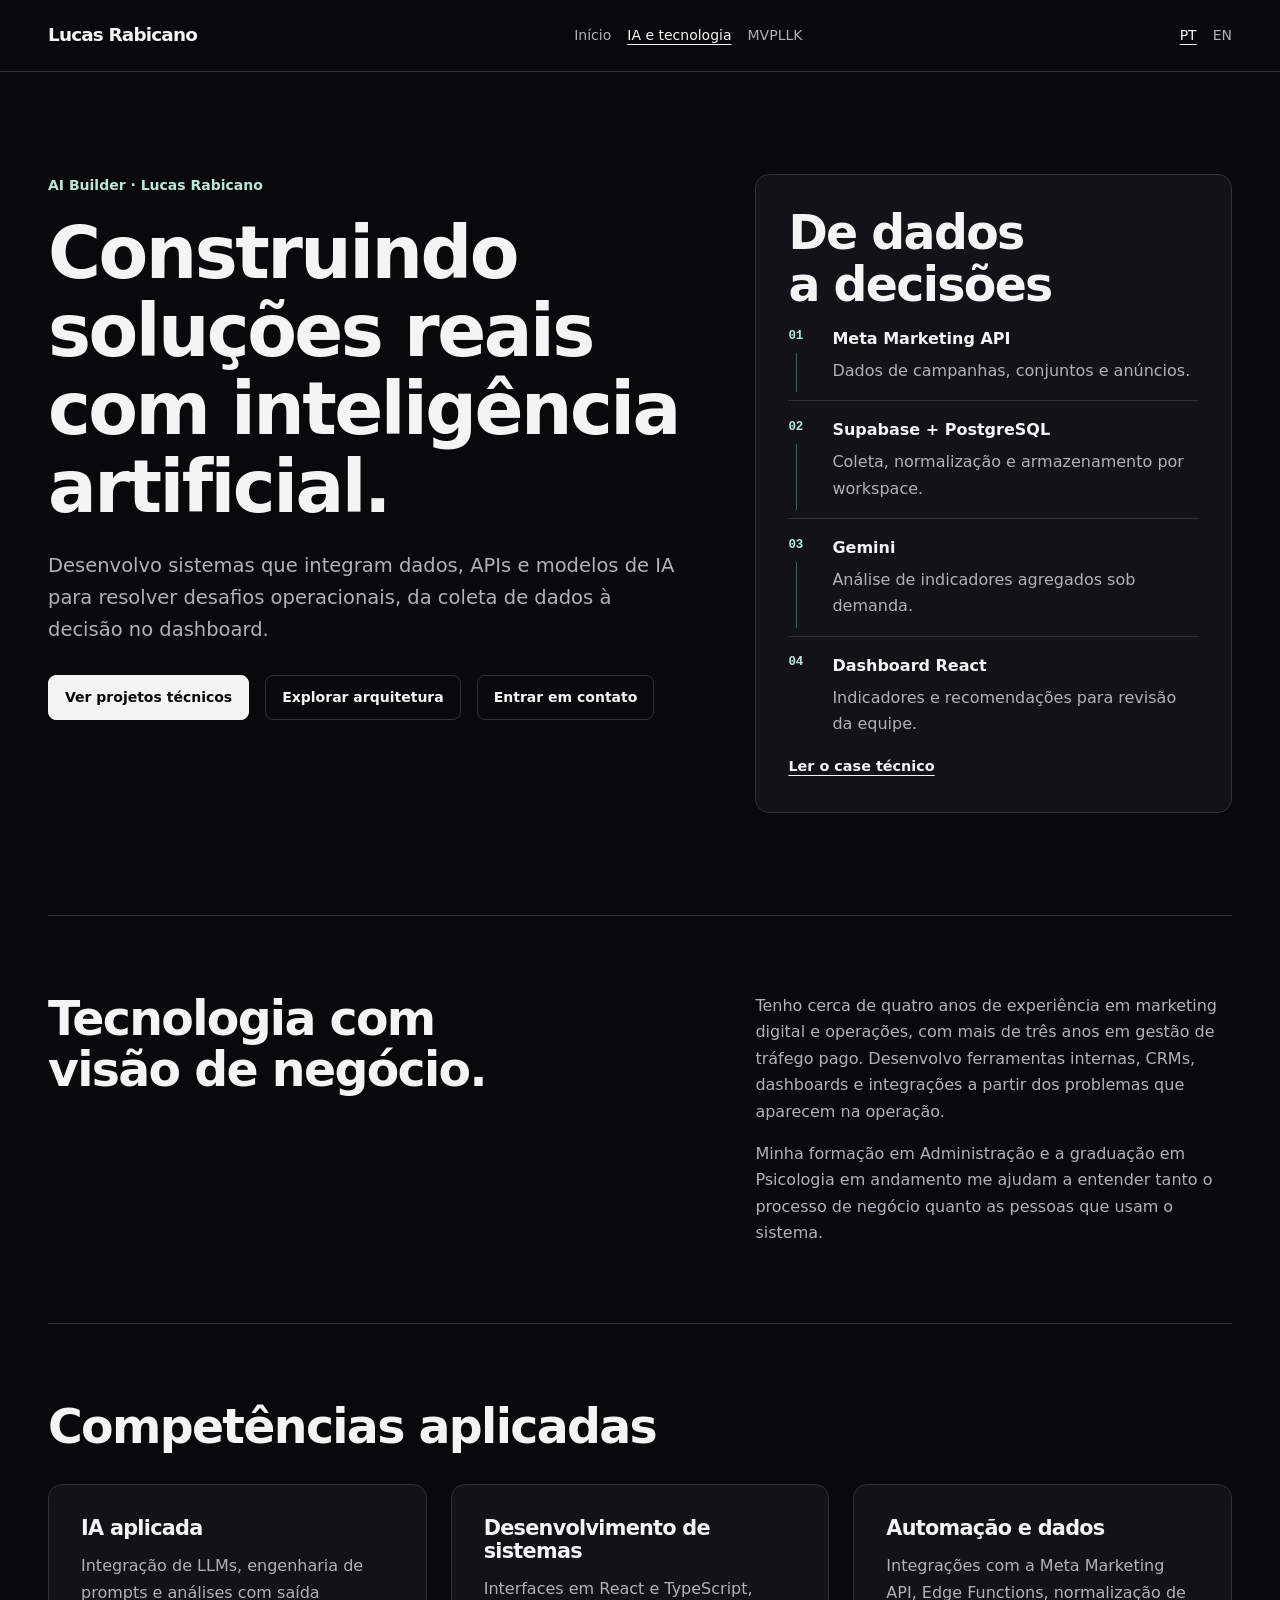
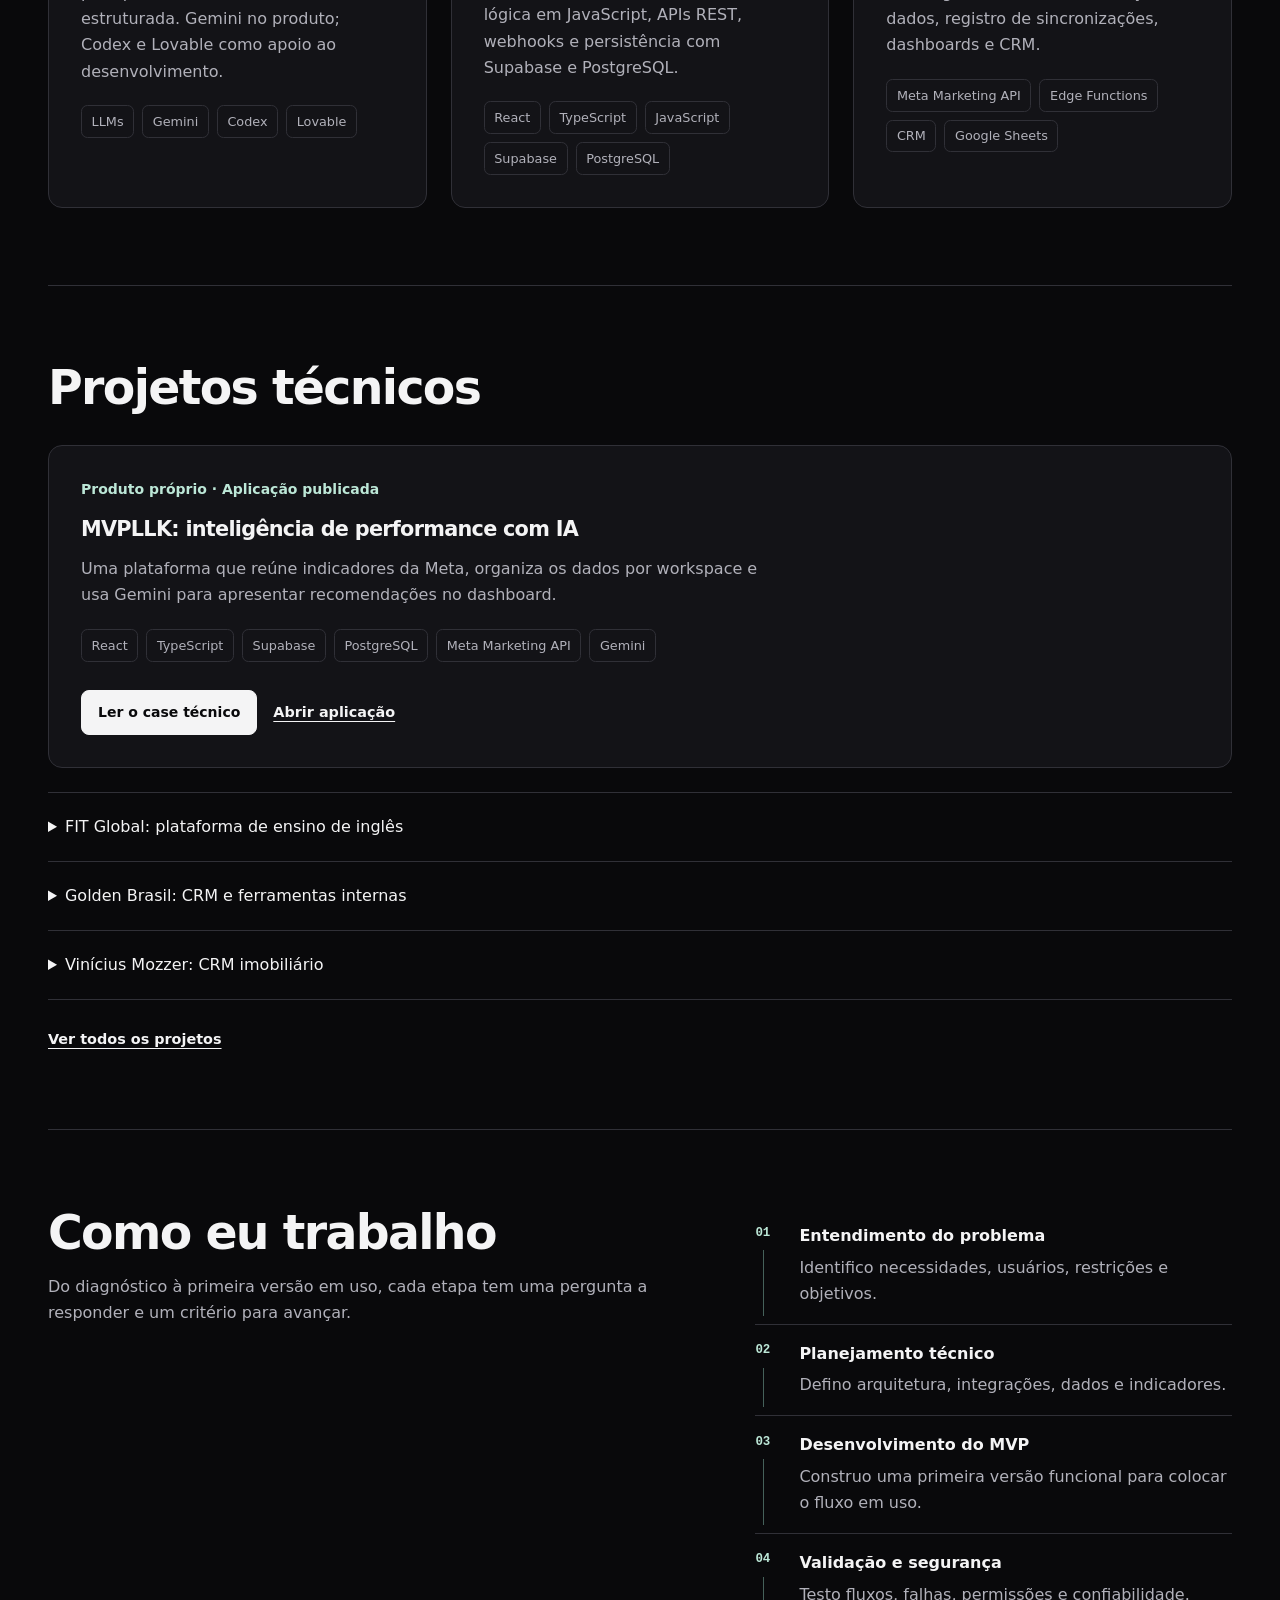
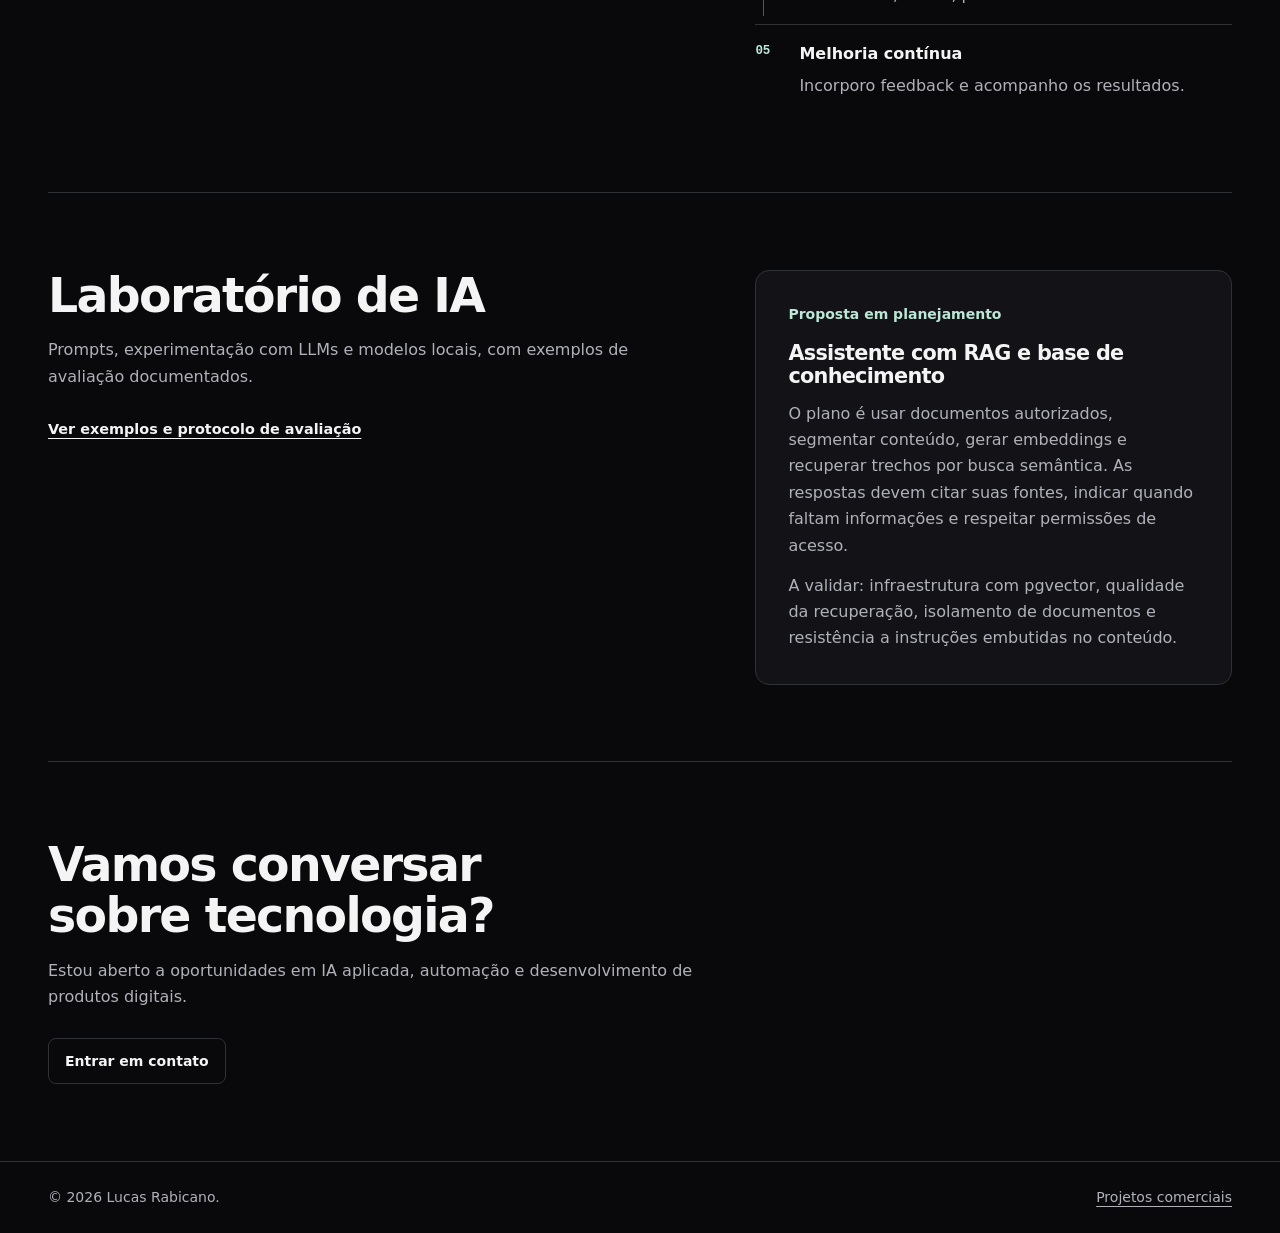
<file: ia/index.html>
<!doctype html>
<html lang="pt-BR">
<head>
    <meta charset="utf-8">
    <meta name="viewport" content="width=device-width, initial-scale=1">
    <title>Lucas Rabicano | AI Builder, IA Aplicada e Desenvolvimento de Sistemas</title>
    <meta name="description" content="Conheça a atuação de Lucas Rabicano em IA aplicada, desenvolvimento de sistemas, automações e integrações, com o case técnico MVPLLK.">
    <meta name="theme-color" content="#09090b">
    <link rel="canonical" href="https://lucasluk.vercel.app/ia">
    <link rel="icon" href="/favicon.svg" type="image/svg+xml">
    <link rel="stylesheet" href="/technical.css">
    <meta property="og:type" content="website">
    <meta property="og:locale" content="pt_BR">
    <meta property="og:title" content="Lucas Rabicano | AI Builder, IA Aplicada e Desenvolvimento de Sistemas">
    <meta property="og:description" content="Conheça a atuação de Lucas Rabicano em IA aplicada, desenvolvimento de sistemas, automações e integrações, com o case técnico MVPLLK.">
    <meta property="og:url" content="https://lucasluk.vercel.app/ia">
    <meta property="og:image" content="https://lucasluk.vercel.app/og-preview.png">
    <meta name="twitter:card" content="summary_large_image">
    <meta name="twitter:title" content="Lucas Rabicano | AI Builder, IA Aplicada e Desenvolvimento de Sistemas">
    <meta name="twitter:description" content="Conheça a atuação de Lucas Rabicano em IA aplicada, desenvolvimento de sistemas, automações e integrações, com o case técnico MVPLLK.">
    <meta name="twitter:image" content="https://lucasluk.vercel.app/og-preview.png">
    <script type="application/ld+json">{"@context":"https://schema.org","@type":"WebPage","url":"https://lucasluk.vercel.app/ia","name":"Lucas Rabicano | AI Builder, IA Aplicada e Desenvolvimento de Sistemas","description":"Conheça a atuação de Lucas Rabicano em IA aplicada, desenvolvimento de sistemas, automações e integrações, com o case técnico MVPLLK.","inLanguage":"pt-BR","author":{"@type":"Person","name":"Lucas Rabicano","url":"https://lucasluk.vercel.app/"}}</script>
    <script src="/languages.js" defer></script>
    <script src="/site.js" defer></script>
</head>
<body class="technical">
    <a class="skip" href="#conteudo">Pular para o conteúdo</a>
    <header>
        <div class="wrap topbar">
            <a class="brand" href="/" data-localized>Lucas Rabicano</a>
            <nav aria-label="Navegação principal">
                <a href="/" data-localized>Início</a>
                <a href="/ia" data-localized aria-current="page">IA e tecnologia</a>
                <a href="/projetos/mvpllk" data-localized>MVPLLK</a>
            </nav>
            <nav aria-label="Idioma">
                <a href="?lang=pt" lang="pt-BR" data-language="pt">PT</a>
                <a href="?lang=en" lang="en" data-language="en">EN</a>
            </nav>
        </div>
    </header>
    <main id="conteudo" tabindex="-1">
        <section class="wrap hero-tech split" aria-labelledby="ia-title">
            <div>
                <div class="role">AI Builder · Lucas Rabicano</div>
                <h1 id="ia-title">Construindo soluções reais com inteligência artificial.</h1>
                <p class="lead">Desenvolvo sistemas que integram dados, APIs e modelos de IA para resolver desafios operacionais, da coleta de dados à decisão no dashboard.</p>
                <div class="actions">
                    <a class="button primary" href="#projetos-tecnicos">Ver projetos técnicos</a>
                    <a class="button" href="/projetos/mvpllk#arquitetura" data-localized>Explorar arquitetura</a>
                    <a class="button" href="https://wa.me/5547997831930?text=Ol%C3%A1%2C%20Lucas%21%20Vi%20seu%20portf%C3%B3lio%20e%20quero%20conversar%20sobre%20um%20projeto.">Entrar em contato</a>
                </div>
            </div>
            <div class="panel">
                <h2>De dados a decisões</h2>
                <ol class="flow">
                    <li><strong>Meta Marketing API</strong><p>Dados de campanhas, conjuntos e anúncios.</p></li>
                    <li><strong>Supabase + PostgreSQL</strong><p>Coleta, normalização e armazenamento por workspace.</p></li>
                    <li><strong>Gemini</strong><p>Análise de indicadores agregados sob demanda.</p></li>
                    <li><strong>Dashboard React</strong><p>Indicadores e recomendações para revisão da equipe.</p></li>
                </ol>
                <a class="text-link" href="/projetos/mvpllk" data-localized>Ler o case técnico</a>
            </div>
        </section>
        <section id="trajetoria" class="wrap band split" aria-labelledby="trajectory-title">
            <h2 id="trajectory-title">Tecnologia com visão de negócio.</h2>
            <div>
                <p>Tenho cerca de quatro anos de experiência em marketing digital e operações, com mais de três anos em gestão de tráfego pago. Desenvolvo ferramentas internas, CRMs, dashboards e integrações a partir dos problemas que aparecem na operação.</p>
                <p>Minha formação em Administração e a graduação em Psicologia em andamento me ajudam a entender tanto o processo de negócio quanto as pessoas que usam o sistema.</p>
            </div>
        </section>
        <section id="competencias" class="wrap band" aria-labelledby="skills-title">
            <h2 id="skills-title">Competências aplicadas</h2>
            <div class="stack cols">
                <div class="panel"><h3>IA aplicada</h3><p>Integração de LLMs, engenharia de prompts e análises com saída estruturada. Gemini no produto; Codex e Lovable como apoio ao desenvolvimento.</p><ul class="tags"><li>LLMs</li><li>Gemini</li><li>Codex</li><li>Lovable</li></ul></div>
                <div class="panel"><h3>Desenvolvimento de sistemas</h3><p>Interfaces em React e TypeScript, lógica em JavaScript, APIs REST, webhooks e persistência com Supabase e PostgreSQL.</p><ul class="tags"><li>React</li><li>TypeScript</li><li>JavaScript</li><li>Supabase</li><li>PostgreSQL</li></ul></div>
                <div class="panel"><h3>Automação e dados</h3><p>Integrações com a Meta Marketing API, Edge Functions, normalização de dados, registro de sincronizações, dashboards e CRM.</p><ul class="tags"><li>Meta Marketing API</li><li>Edge Functions</li><li>CRM</li><li>Google Sheets</li></ul></div>
            </div>
        </section>
        <section id="projetos-tecnicos" class="wrap band" aria-labelledby="technical-projects-title">
            <h2 id="technical-projects-title">Projetos técnicos</h2>
            <article class="panel stack">
                <div><div class="role">Produto próprio · Aplicação publicada</div><h3>MVPLLK: inteligência de performance com IA</h3>
                <p>Uma plataforma que reúne indicadores da Meta, organiza os dados por workspace e usa Gemini para apresentar recomendações no dashboard.</p>
                <ul class="tags"><li>React</li><li>TypeScript</li><li>Supabase</li><li>PostgreSQL</li><li>Meta Marketing API</li><li>Gemini</li></ul>
                <div class="actions"><a class="button primary" href="/projetos/mvpllk" data-localized>Ler o case técnico</a><a class="text-link" href="https://mvpllk.vercel.app/">Abrir aplicação</a></div></div>
            </article>
            <div class="project-list">
                <details>
                    <summary>FIT Global: plataforma de ensino de inglês</summary>
                    <p>O perfil de aprendizado preenchido pelo aluno orienta a geração de aulas. O mentor revisa o material antes de publicar, e o backend registra respostas e progresso.</p>
                    <a class="text-link" href="/projetos/fit-global" data-localized>Ler o case da FIT Global</a>
                </details>
                <details>
                    <summary>Golden Brasil: CRM e ferramentas internas</summary>
                    <p>Projeto de cliente. Atuei no desenvolvimento e aprimoramento do CRM interno, dos painéis e de ferramentas de apoio à operação comercial, além do site institucional. O case público mostra o site; as ferramentas internas são de acesso restrito.</p>
                    <a class="text-link" href="/#golden-brasil" data-localized>Ver o projeto Golden Brasil</a>
                </details>
                <details>
                    <summary>Vinícius Mozzer: CRM imobiliário</summary>
                    <p>Projeto de cliente para centralizar leads, visitas, propostas e comissões. A interface pública é a entrada do CRM; os dados e rotinas internas ficam restritos à operação.</p>
                    <a class="text-link" href="/#vini-imoveis-crm" data-localized>Ver o projeto Vini Imóveis CRM</a>
                </details>
            </div>
            <div class="actions"><a class="text-link" href="/#projetos" data-localized>Ver todos os projetos</a></div>
        </section>
        <section id="metodo" class="wrap band split" aria-labelledby="method-title">
            <div><h2 id="method-title">Como eu trabalho</h2><p>Do diagnóstico à primeira versão em uso, cada etapa tem uma pergunta a responder e um critério para avançar.</p></div>
            <ol class="flow"><li><strong>Entendimento do problema</strong><p>Identifico necessidades, usuários, restrições e objetivos.</p></li>
                <li><strong>Planejamento técnico</strong><p>Defino arquitetura, integrações, dados e indicadores.</p></li>
                <li><strong>Desenvolvimento do MVP</strong><p>Construo uma primeira versão funcional para colocar o fluxo em uso.</p></li>
                <li><strong>Validação e segurança</strong><p>Testo fluxos, falhas, permissões e confiabilidade.</p></li>
                <li><strong>Melhoria contínua</strong><p>Incorporo feedback e acompanho os resultados.</p></li></ol>
        </section>
        <section id="laboratorio" class="wrap band split" aria-labelledby="lab-title">
            <div><h2 id="lab-title">Laboratório de IA</h2><p>Prompts, experimentação com LLMs e modelos locais, com exemplos de avaliação documentados.</p><div class="actions"><a class="text-link" href="/#experimentos-llm" data-localized>Ver exemplos e protocolo de avaliação</a></div></div>
            <article class="panel">
                <div class="role">Proposta em planejamento</div>
                <h3>Assistente com RAG e base de conhecimento</h3>
                <p>O plano é usar documentos autorizados, segmentar conteúdo, gerar embeddings e recuperar trechos por busca semântica. As respostas devem citar suas fontes, indicar quando faltam informações e respeitar permissões de acesso.</p>
                <p>A validar: infraestrutura com pgvector, qualidade da recuperação, isolamento de documentos e resistência a instruções embutidas no conteúdo.</p>
            </article>
        </section>
        <section id="contato" class="wrap band" aria-labelledby="contact-title">
            <h2 id="contact-title">Vamos conversar sobre tecnologia?</h2>
            <p>Estou aberto a oportunidades em IA aplicada, automação e desenvolvimento de produtos digitais.</p>
            <div class="actions"><a class="button" href="https://wa.me/5547997831930?text=Ol%C3%A1%2C%20Lucas%21%20Vi%20seu%20portf%C3%B3lio%20e%20quero%20conversar%20sobre%20um%20projeto.">Entrar em contato</a></div>
        </section>
    </main>
    <footer>
        <div class="wrap footbar">
            <span>© <span data-year>2026</span> Lucas Rabicano.</span>
            <a href="/#projetos" data-localized>Projetos comerciais</a>
        </div>
    </footer>
</body>
</html>
</file>
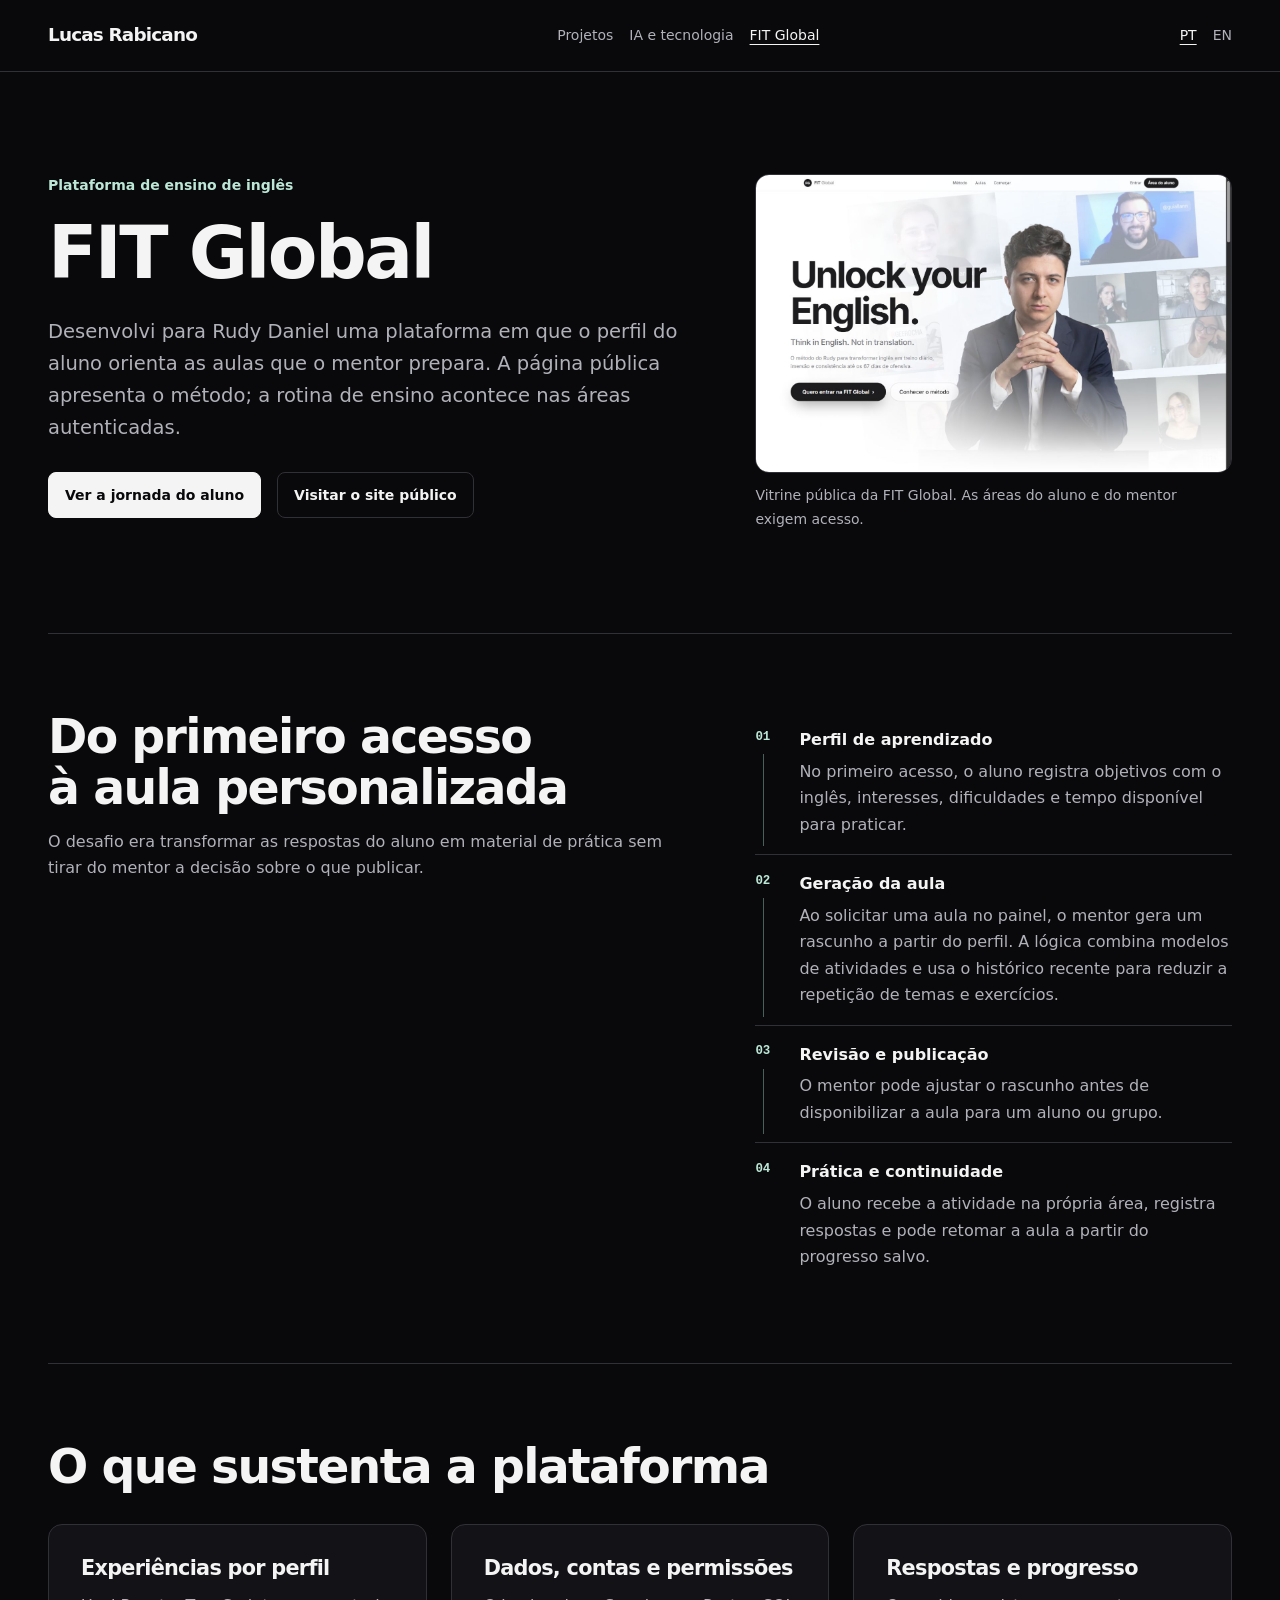
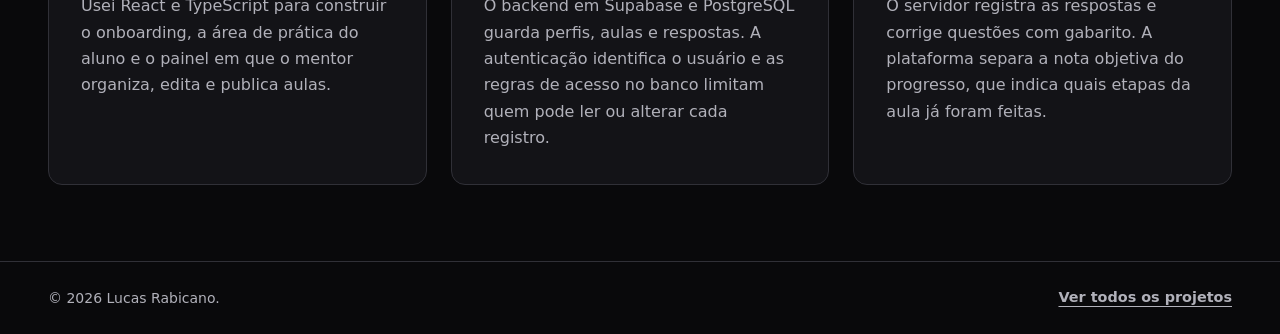
<file: projetos/fit-global/index.html>
<!doctype html>
<html lang="pt-BR">
<head>
    <meta charset="utf-8">
    <meta name="viewport" content="width=device-width, initial-scale=1">
    <title>FIT Global | Case de plataforma de ensino de inglês</title>
    <meta name="description" content="Case de Lucas Rabicano sobre a FIT Global: onboarding de alunos, geração de aulas personalizadas, painel do mentor e backend da plataforma.">
    <meta name="theme-color" content="#09090b">
    <link rel="canonical" href="https://lucasluk.vercel.app/projetos/fit-global">
    <link rel="icon" href="/favicon.svg" type="image/svg+xml">
    <link rel="stylesheet" href="/technical.css">
    <meta property="og:type" content="website">
    <meta property="og:locale" content="pt_BR">
    <meta property="og:title" content="FIT Global | Case de plataforma de ensino de inglês">
    <meta property="og:description" content="Case de Lucas Rabicano sobre a FIT Global: onboarding de alunos, geração de aulas personalizadas, painel do mentor e backend da plataforma.">
    <meta property="og:url" content="https://lucasluk.vercel.app/projetos/fit-global">
    <meta property="og:image" content="https://lucasluk.vercel.app/og-preview.png">
    <meta name="twitter:card" content="summary_large_image">
    <script src="/languages.js" defer></script>
    <script src="/site.js" defer></script>
</head>
<body class="technical">
    <a class="skip" href="#conteudo">Pular para o conteúdo</a>
    <header>
        <div class="wrap topbar">
            <a class="brand" href="/" data-localized>Lucas Rabicano</a>
            <nav aria-label="Navegação principal">
                <a href="/#projetos" data-localized>Projetos</a>
                <a href="/ia" data-localized>IA e tecnologia</a>
                <a href="/projetos/fit-global" aria-current="page" data-localized>FIT Global</a>
            </nav>
            <nav aria-label="Idioma">
                <a href="?lang=pt" lang="pt-BR" data-language="pt">PT</a>
                <a href="?lang=en" lang="en" data-language="en">EN</a>
            </nav>
        </div>
    </header>
    <main id="conteudo" tabindex="-1">
        <section class="wrap hero-tech split" aria-labelledby="fit-title">
            <div>
                <p class="role">Plataforma de ensino de inglês</p>
                <h1 id="fit-title">FIT Global</h1>
                <p class="lead">Desenvolvi para Rudy Daniel uma plataforma em que o perfil do aluno orienta as aulas que o mentor prepara. A página pública apresenta o método; a rotina de ensino acontece nas áreas autenticadas.</p>
                <div class="actions">
                    <a class="button primary" href="#jornada">Ver a jornada do aluno</a>
                    <a class="button" href="https://rudydaniel.com.br/">Visitar o site público</a>
                </div>
            </div>
            <figure>
                <img class="media" src="/portfolio-assets/rudy-daniel-site.png" width="1440" height="900" alt="Página pública da FIT Global, com Rudy Daniel em destaque" decoding="async">
                <figcaption>Vitrine pública da FIT Global. As áreas do aluno e do mentor exigem acesso.</figcaption>
            </figure>
        </section>

        <section id="jornada" class="wrap band split" aria-labelledby="fit-journey-title">
            <div>
                <h2 id="fit-journey-title">Do primeiro acesso à aula personalizada</h2>
                <p>O desafio era transformar as respostas do aluno em material de prática sem tirar do mentor a decisão sobre o que publicar.</p>
            </div>
            <ol class="flow">
                <li><strong>Perfil de aprendizado</strong><p>No primeiro acesso, o aluno registra objetivos com o inglês, interesses, dificuldades e tempo disponível para praticar.</p></li>
                <li><strong>Geração da aula</strong><p>Ao solicitar uma aula no painel, o mentor gera um rascunho a partir do perfil. A lógica combina modelos de atividades e usa o histórico recente para reduzir a repetição de temas e exercícios.</p></li>
                <li><strong>Revisão e publicação</strong><p>O mentor pode ajustar o rascunho antes de disponibilizar a aula para um aluno ou grupo.</p></li>
                <li><strong>Prática e continuidade</strong><p>O aluno recebe a atividade na própria área, registra respostas e pode retomar a aula a partir do progresso salvo.</p></li>
            </ol>
        </section>

        <section id="arquitetura" class="wrap band" aria-labelledby="fit-architecture-title">
            <h2 id="fit-architecture-title">O que sustenta a plataforma</h2>
            <div class="stack cols">
                <article class="panel">
                    <h3>Experiências por perfil</h3>
                    <p>Usei React e TypeScript para construir o onboarding, a área de prática do aluno e o painel em que o mentor organiza, edita e publica aulas.</p>
                </article>
                <article class="panel">
                    <h3>Dados, contas e permissões</h3>
                    <p>O backend em Supabase e PostgreSQL guarda perfis, aulas e respostas. A autenticação identifica o usuário e as regras de acesso no banco limitam quem pode ler ou alterar cada registro.</p>
                </article>
                <article class="panel">
                    <h3>Respostas e progresso</h3>
                    <p>O servidor registra as respostas e corrige questões com gabarito. A plataforma separa a nota objetiva do progresso, que indica quais etapas da aula já foram feitas.</p>
                </article>
            </div>
        </section>
    </main>
    <footer>
        <div class="wrap footbar">
            <span>© <span data-year>2026</span> Lucas Rabicano.</span>
            <a class="text-link" href="/#projetos" data-localized>Ver todos os projetos</a>
        </div>
    </footer>
</body>
</html>
</file>
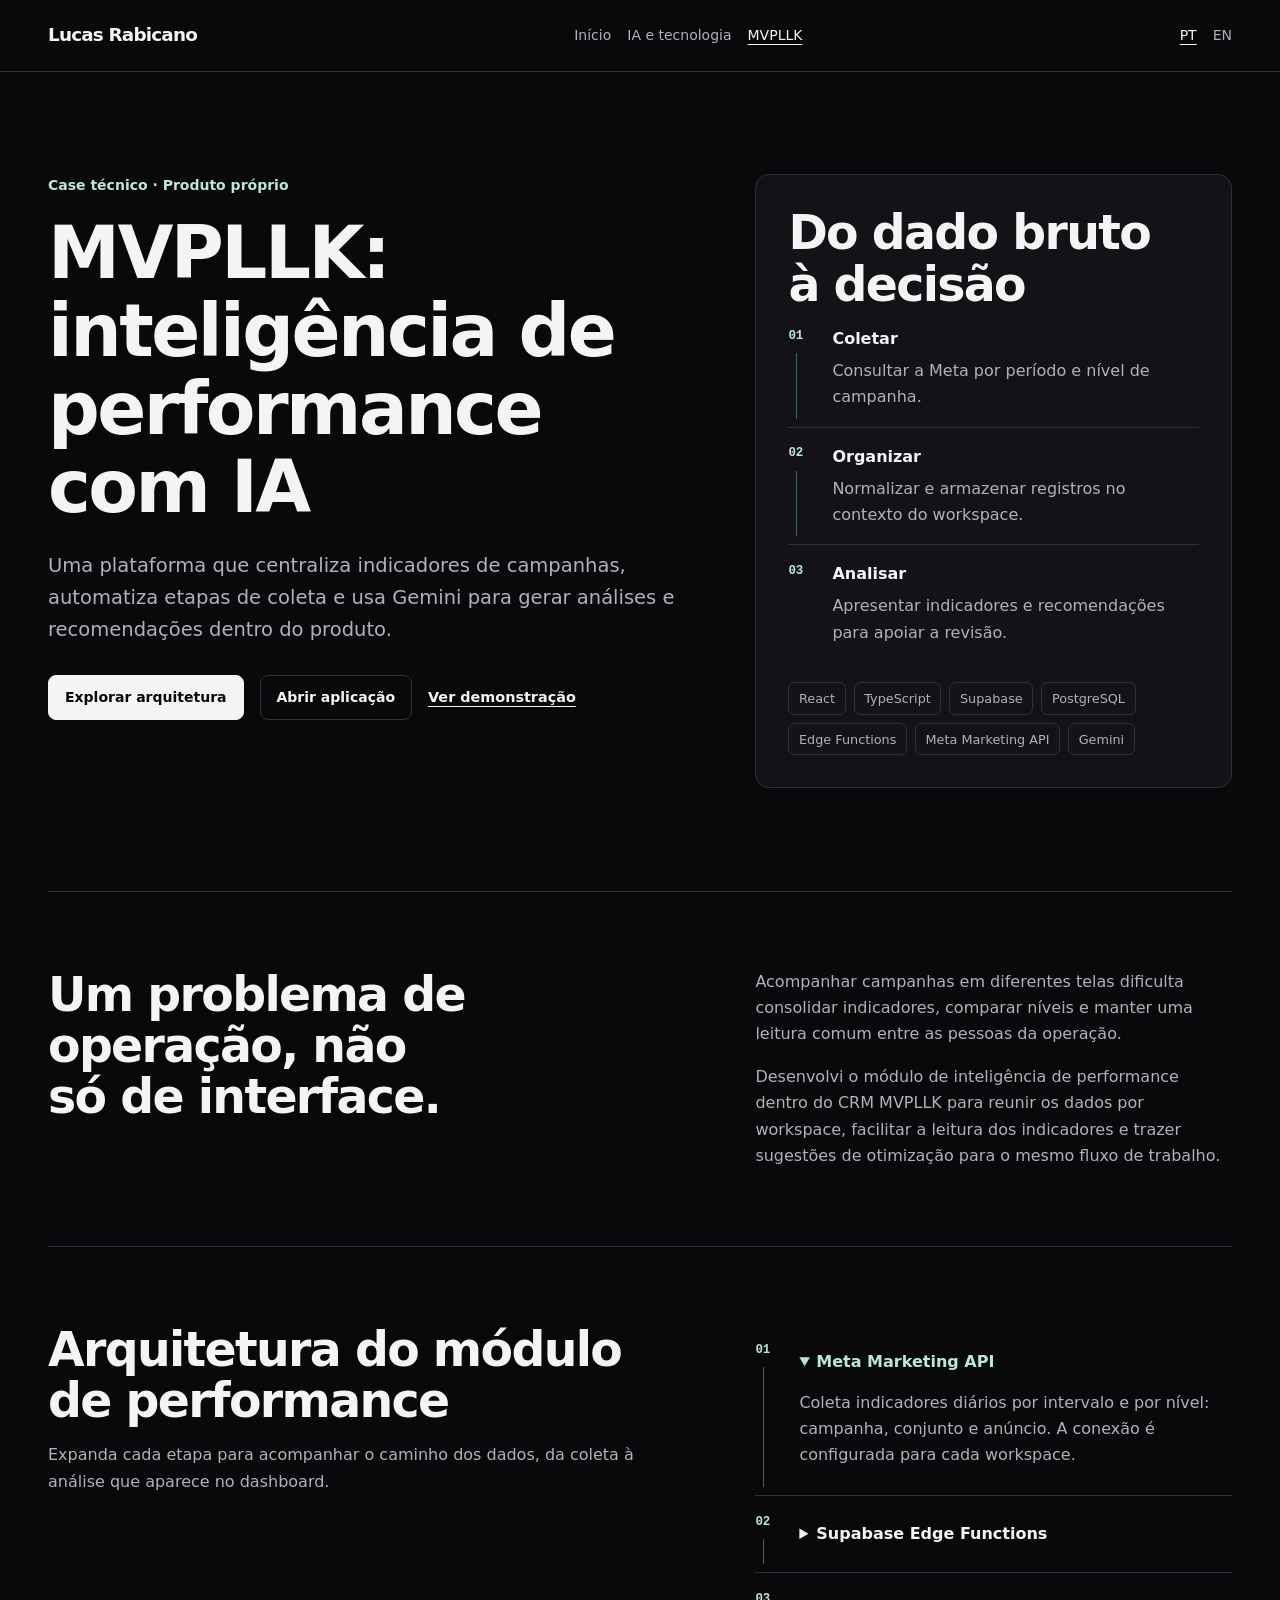
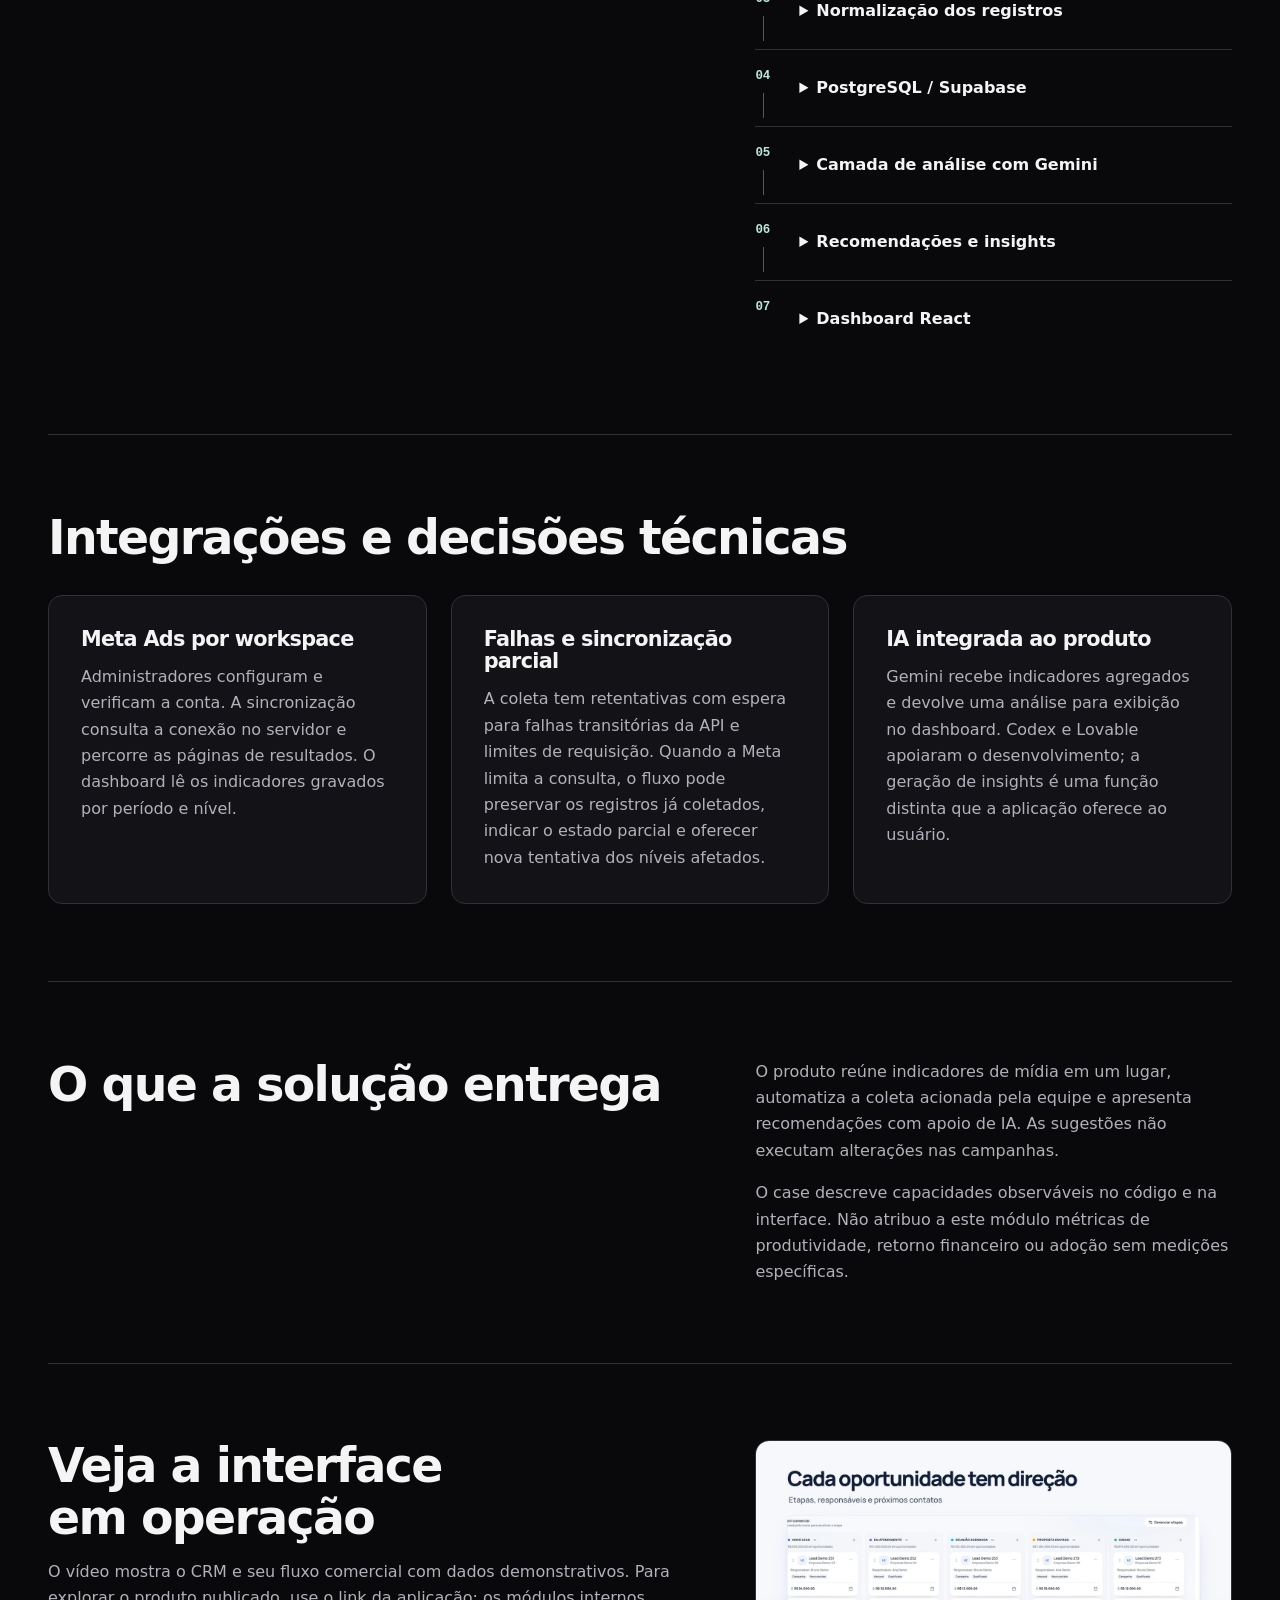
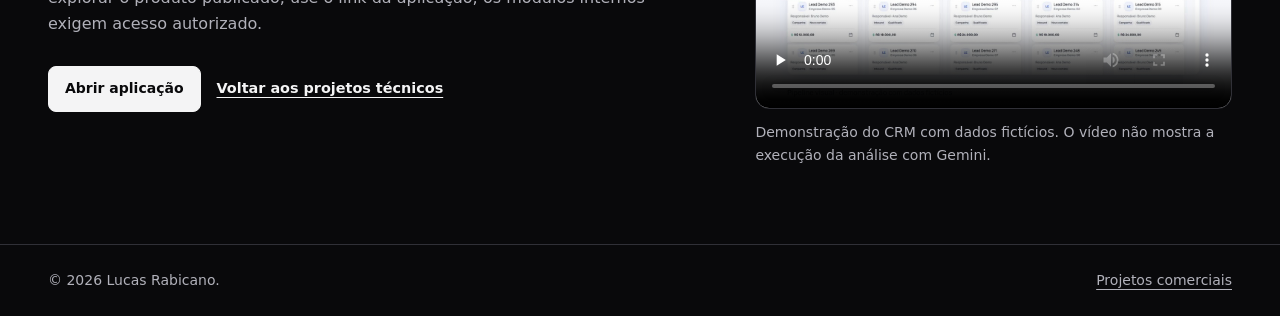
<file: projetos/mvpllk/index.html>
<!doctype html>
<html lang="pt-BR">
<head>
    <meta charset="utf-8">
    <meta name="viewport" content="width=device-width, initial-scale=1">
    <title>MVPLLK | Plataforma de Inteligência de Performance com IA</title>
    <meta name="description" content="Case técnico de Lucas Rabicano sobre coleta de dados da Meta, processamento no Supabase e recomendações com Gemini dentro do dashboard MVPLLK.">
    <meta name="theme-color" content="#09090b">
    <link rel="canonical" href="https://lucasluk.vercel.app/projetos/mvpllk">
    <link rel="icon" href="/favicon.svg" type="image/svg+xml">
    <link rel="stylesheet" href="/technical.css">
    <meta property="og:type" content="website">
    <meta property="og:locale" content="pt_BR">
    <meta property="og:title" content="MVPLLK | Plataforma de Inteligência de Performance com IA">
    <meta property="og:description" content="Case técnico de Lucas Rabicano sobre coleta de dados da Meta, processamento no Supabase e recomendações com Gemini dentro do dashboard MVPLLK.">
    <meta property="og:url" content="https://lucasluk.vercel.app/projetos/mvpllk">
    <meta property="og:image" content="https://lucasluk.vercel.app/og-preview.png">
    <meta name="twitter:card" content="summary_large_image">
    <meta name="twitter:title" content="MVPLLK | Plataforma de Inteligência de Performance com IA">
    <meta name="twitter:description" content="Case técnico de Lucas Rabicano sobre coleta de dados da Meta, processamento no Supabase e recomendações com Gemini dentro do dashboard MVPLLK.">
    <meta name="twitter:image" content="https://lucasluk.vercel.app/og-preview.png">
    <script type="application/ld+json">{"@context":"https://schema.org","@type":"WebPage","url":"https://lucasluk.vercel.app/projetos/mvpllk","name":"MVPLLK | Plataforma de Inteligência de Performance com IA","description":"Case técnico de Lucas Rabicano sobre coleta de dados da Meta, processamento no Supabase e recomendações com Gemini dentro do dashboard MVPLLK.","inLanguage":"pt-BR","author":{"@type":"Person","name":"Lucas Rabicano","url":"https://lucasluk.vercel.app/"}}</script>
    <script src="/languages.js" defer></script>
    <script src="/site.js" defer></script>
</head>
<body class="technical">
    <a class="skip" href="#conteudo">Pular para o conteúdo</a>
    <header>
        <div class="wrap topbar">
            <a class="brand" href="/" data-localized>Lucas Rabicano</a>
            <nav aria-label="Navegação principal">
                <a href="/" data-localized>Início</a>
                <a href="/ia" data-localized>IA e tecnologia</a>
                <a href="/projetos/mvpllk" data-localized aria-current="page">MVPLLK</a>
            </nav>
            <nav aria-label="Idioma">
                <a href="?lang=pt" lang="pt-BR" data-language="pt">PT</a>
                <a href="?lang=en" lang="en" data-language="en">EN</a>
            </nav>
        </div>
    </header>
    <main id="conteudo" tabindex="-1">
        <section class="wrap hero-tech split" aria-labelledby="case-title">
            <div>
                <div class="role">Case técnico · Produto próprio</div>
                <h1 id="case-title">MVPLLK: inteligência de performance com IA</h1>
                <p class="lead">Uma plataforma que centraliza indicadores de campanhas, automatiza etapas de coleta e usa Gemini para gerar análises e recomendações dentro do produto.</p>
                <div class="actions"><a class="button primary" href="#arquitetura">Explorar arquitetura</a><a class="button" href="https://mvpllk.vercel.app/">Abrir aplicação</a><a class="text-link" href="#demonstracao">Ver demonstração</a></div>
            </div>
            <div class="panel">
                <h2>Do dado bruto à decisão</h2>
                <ol class="flow">
                    <li><strong>Coletar</strong><p>Consultar a Meta por período e nível de campanha.</p></li>
                    <li><strong>Organizar</strong><p>Normalizar e armazenar registros no contexto do workspace.</p></li>
                    <li><strong>Analisar</strong><p>Apresentar indicadores e recomendações para apoiar a revisão.</p></li>
                </ol>
                <ul class="tags"><li>React</li><li>TypeScript</li><li>Supabase</li><li>PostgreSQL</li><li>Edge Functions</li><li>Meta Marketing API</li><li>Gemini</li></ul>
            </div>
        </section>
        <section class="wrap band split" aria-labelledby="problem-title">
            <h2 id="problem-title">Um problema de operação, não só de interface.</h2>
            <div>
                <p>Acompanhar campanhas em diferentes telas dificulta consolidar indicadores, comparar níveis e manter uma leitura comum entre as pessoas da operação.</p>
                <p>Desenvolvi o módulo de inteligência de performance dentro do CRM MVPLLK para reunir os dados por workspace, facilitar a leitura dos indicadores e trazer sugestões de otimização para o mesmo fluxo de trabalho.</p>
            </div>
        </section>
        <section id="arquitetura" class="wrap band split" aria-labelledby="architecture-title">
            <div>
                <h2 id="architecture-title">Arquitetura do módulo de performance</h2>
                <p>Expanda cada etapa para acompanhar o caminho dos dados, da coleta à análise que aparece no dashboard.</p>
            </div>
            <ol class="flow">
                <li><details open><summary>Meta Marketing API</summary><p>Coleta indicadores diários por intervalo e por nível: campanha, conjunto e anúncio. A conexão é configurada para cada workspace.</p></details></li>
                <li><details><summary>Supabase Edge Functions</summary><p>A função de sincronização verifica o usuário e sua associação ao workspace antes de consultar a conta conectada. A consulta segue a paginação da Meta e faz novas tentativas com espera em erros transitórios e limites de requisição.</p></details></li>
                <li><details><summary>Normalização dos registros</summary><p>O retorno da API é transformado em registros por nível, com identificadores, intervalo e indicadores numéricos em uma estrutura comum.</p></details></li>
                <li><details><summary>PostgreSQL / Supabase</summary><p>Os dados são gravados em lotes com atualização por chave composta de workspace, conta, entidade e período. Os registros de sincronização distinguem sucesso, erro e limite de requisição.</p></details></li>
                <li><details><summary>Camada de análise com Gemini</summary><p>Ao solicitar uma análise, a função consulta o período do workspace, agrega os dados por entidade e monta um resumo com totais e indicadores como CPL e CTR. Esse resumo estruturado é enviado ao Gemini pela integração de IA.</p></details></li>
                <li><details><summary>Recomendações e insights</summary><p>O prompt pede uma saída JSON com insights, conclusão executiva e recomendações de escalar, pausar, ajustar ou testar. São sugestões para revisão humana.</p></details></li>
                <li><details><summary>Dashboard React</summary><p>A interface organiza indicadores em visão geral, campanhas, conjuntos e anúncios, com abas para insights e relatórios. A geração de análise é acionada pela pessoa usuária.</p></details></li>
            </ol>
        </section>
        <section id="integracoes" class="wrap band" aria-labelledby="integrations-title">
            <h2 id="integrations-title">Integrações e decisões técnicas</h2>
            <div class="stack cols">
                <article class="panel">
                    <h3>Meta Ads por workspace</h3>
                    <p>Administradores configuram e verificam a conta. A sincronização consulta a conexão no servidor e percorre as páginas de resultados. O dashboard lê os indicadores gravados por período e nível.</p>
                </article>
                <article class="panel">
                    <h3>Falhas e sincronização parcial</h3>
                    <p>A coleta tem retentativas com espera para falhas transitórias da API e limites de requisição. Quando a Meta limita a consulta, o fluxo pode preservar os registros já coletados, indicar o estado parcial e oferecer nova tentativa dos níveis afetados.</p>
                </article>
                <article class="panel">
                    <h3>IA integrada ao produto</h3>
                    <p>Gemini recebe indicadores agregados e devolve uma análise para exibição no dashboard. Codex e Lovable apoiaram o desenvolvimento; a geração de insights é uma função distinta que a aplicação oferece ao usuário.</p>
                </article>
            </div>
        </section>
        <section id="resultados" class="wrap band split" aria-labelledby="case-results-title">
            <h2 id="case-results-title">O que a solução entrega</h2>
            <div>
                <p>O produto reúne indicadores de mídia em um lugar, automatiza a coleta acionada pela equipe e apresenta recomendações com apoio de IA. As sugestões não executam alterações nas campanhas.</p>
                <p>O case descreve capacidades observáveis no código e na interface. Não atribuo a este módulo métricas de produtividade, retorno financeiro ou adoção sem medições específicas.</p>
            </div>
        </section>
        <section id="demonstracao" class="wrap band split" aria-labelledby="demo-title">
            <div><h2 id="demo-title">Veja a interface em operação</h2>
                <p>O vídeo mostra o CRM e seu fluxo comercial com dados demonstrativos. Para explorar o produto publicado, use o link da aplicação; os módulos internos exigem acesso autorizado.</p>
                <div class="actions"><a class="button primary" href="https://mvpllk.vercel.app/">Abrir aplicação</a><a class="text-link" href="/ia#projetos-tecnicos" data-localized>Voltar aos projetos técnicos</a></div>
            </div>
            <figure>
                <video class="media" controls playsinline preload="none" poster="/portfolio-assets/mvpllk-demo-poster.jpg" width="1280" height="720" aria-label="Demonstração do CRM MVPLLK">
                    <source src="/portfolio-assets/videos/crm-llk-demo.mp4" type="video/mp4">
                </video>
                <figcaption>Demonstração do CRM com dados fictícios. O vídeo não mostra a execução da análise com Gemini.</figcaption>
            </figure>
        </section>
    </main>
    <footer>
        <div class="wrap footbar">
            <span>© <span data-year>2026</span> Lucas Rabicano.</span>
            <a href="/#projetos" data-localized>Projetos comerciais</a>
        </div>
    </footer>
</body>
</html>
</file>
<file: technical.css>
:root{color-scheme:dark;--ink:#f4f4f5;--muted:#b1b1ba;--line:#303037;--base:#09090b;--surface:#131317;--signal:#bce7d7}
*,*::before,*::after{box-sizing:border-box}
[hidden]{display:none!important}
body.technical{margin:0;background:var(--base);color:var(--ink);font:16px/1.65 Inter,system-ui,sans-serif}
.technical a{color:inherit;text-underline-offset:.25em}
.technical :focus-visible,.project-filters :focus-visible{outline:2px solid var(--signal,#bce7d7);outline-offset:4px}
.technical .wrap{width:min(100% - 3rem,74rem);margin-inline:auto}
.technical .skip{position:absolute;z-index:10;top:.5rem;left:1rem;transform:translateY(-200%);background:var(--ink);color:var(--base);padding:.6rem 1rem}
.technical .skip:focus{transform:none}
.technical header,.technical footer{border-block-end:1px solid var(--line)}
.technical .topbar,.technical .footbar{display:flex;align-items:center;justify-content:space-between;flex-wrap:wrap;gap:.5rem 1rem;padding-block:1rem}
.technical .brand{font-size:1.15rem;font-weight:750;letter-spacing:-.045em;text-decoration:none}
.technical nav{display:flex;flex-wrap:wrap;gap:.25rem 1rem;align-items:center}
.technical nav a{padding:.5rem 0;font-size:.875rem;text-decoration:none;color:var(--muted)}
.technical nav a:hover,.technical nav [aria-current]{color:var(--ink);text-decoration:underline}
.technical h1,.technical h2,.technical h3,.technical p{margin:0}
.technical h1,.technical h2,.technical h3{line-height:1.08;letter-spacing:-.035em;font-weight:580}
.technical h1{font-size:clamp(2.55rem,5.65vw,5.1rem);max-width:18ch;text-wrap:balance}
.technical h2{font-size:clamp(1.9rem,3.7vw,3rem);max-width:27ch;text-wrap:balance}
.technical h3{font-size:1.3rem}
.technical p{color:var(--muted);max-width:67ch}
.technical p+p,.technical h2+p,.technical h3+p{margin-top:1rem}
.technical .hero-tech{padding-block:clamp(3rem,8vw,7rem)}
.technical .split{display:grid;gap:clamp(1.75rem,5vw,4.5rem);align-items:start}
.technical .split>*{min-width:0}
.technical .lead{font-size:clamp(1.05rem,1.6vw,1.22rem);margin-top:1.5rem}
.technical .actions{display:flex;flex-wrap:wrap;align-items:center;gap:.75rem 1rem;margin-top:1.75rem}
.technical .button{display:inline-flex;align-items:center;justify-content:center;min-height:2.75rem;padding:.65rem 1rem;border:1px solid var(--line);border-radius:.5rem;text-decoration:none;font-weight:650;font-size:.875rem;transition:background .18s,color .18s}
.technical .button.primary{background:var(--ink);color:var(--base);border-color:var(--ink)}
.technical .button:hover{background:#292930}
.technical .button.primary:hover{background:#ceceD4}
.technical .text-link{font-size:.9rem;text-decoration:underline;font-weight:600}
.technical .text-link:hover{color:var(--signal)}
.technical section[id]{scroll-margin-top:1rem}
.technical .band{border-top:1px solid var(--line);padding-block:clamp(2.5rem,6vw,5rem)}
.technical .panel{border:1px solid var(--line);background:var(--surface);border-radius:.875rem;padding:clamp(1rem,3vw,2rem)}
.technical .panel>p{margin-top:.85rem}
.technical .tags{list-style:none;display:flex;flex-wrap:wrap;gap:.5rem;margin:1.25rem 0 0;padding:0}
.technical .tags li{border:1px solid var(--line);border-radius:.4rem;padding:.3rem .6rem;color:var(--muted);font-size:.8rem}
.technical .role{color:var(--signal);font-size:.875rem;font-weight:650;margin-bottom:1rem}
.technical .signal{color:var(--signal);font-weight:650}
.technical .stack{display:grid;gap:1.5rem;margin-top:2rem}
.technical .lines{display:grid;gap:0;margin:1.5rem 0 0;padding:0;list-style:none}
.technical .lines>li{border-top:1px solid var(--line);padding:1rem 0}
.technical .lines strong{display:block}
.technical .lines p{margin-top:.35rem}
.technical .flow{counter-reset:step;list-style:none;padding:0;margin:0;display:grid;gap:0}
.technical .flow>li{counter-increment:step;position:relative;min-width:0;padding:1rem 0 1rem 2.75rem}
.technical .flow>li::before{content:counter(step,decimal-leading-zero);position:absolute;top:1.05rem;left:0;color:var(--signal);font:600 .78rem/1.6 ui-monospace,monospace}
.technical .flow>li:not(:last-child)::after{content:"";position:absolute;left:.46rem;top:2.7rem;bottom:.5rem;border-left:1px solid #45615a}
.technical .flow>li+li{border-top:1px solid var(--line)}
.technical .flow strong,.technical .flow summary{font-weight:650}
.technical .flow p{margin-top:.35rem}
.technical details summary{cursor:pointer;padding:.55rem 0;min-height:2.75rem}
.technical details[open] summary{color:var(--signal)}
.technical details p{padding-bottom:.65rem}
.technical .project-list{border-bottom:1px solid var(--line);margin-top:1.5rem}
.technical .project-list details{border-top:1px solid var(--line);padding:.75rem 0}
.technical .project-list .text-link{display:inline-block;margin:.3rem 0 .85rem}
.technical .media{width:100%;height:auto;display:block;border:1px solid var(--line);border-radius:.875rem;background:#000}
.technical figure{margin:0}
.technical figcaption{font-size:.875rem;color:var(--muted);margin-top:.7rem}
.technical footer{border-block-start:1px solid var(--line);border-block-end:0}
.technical .footbar{padding-block:1.5rem;color:var(--muted);font-size:.875rem}
.project-filters{display:flex;gap:.5rem;flex-wrap:wrap;margin-bottom:1.75rem}
.project-filters button{min-height:2.75rem;padding:.55rem .9rem;border:1px solid #3f3f46;border-radius:.5rem;color:#e4e4e7;background:#18181b;font-size:.875rem}
.project-filters button:hover{border-color:#a1a1aa}
.project-filters button[aria-pressed=true]{background:#fafafa;color:#09090b;border-color:#fafafa}
.project-filter-empty{color:#b1b1ba;margin-top:1.25rem}
@media(min-width:820px){.technical .split{grid-template-columns:minmax(0,1.35fr) minmax(0,1fr)}.technical .stack.cols{grid-template-columns:repeat(3,minmax(0,1fr))}}
@media(prefers-reduced-motion:reduce){.technical *,.technical *::before,.technical *::after{animation:none!important;scroll-behavior:auto!important;transition:none!important}}
</file>
